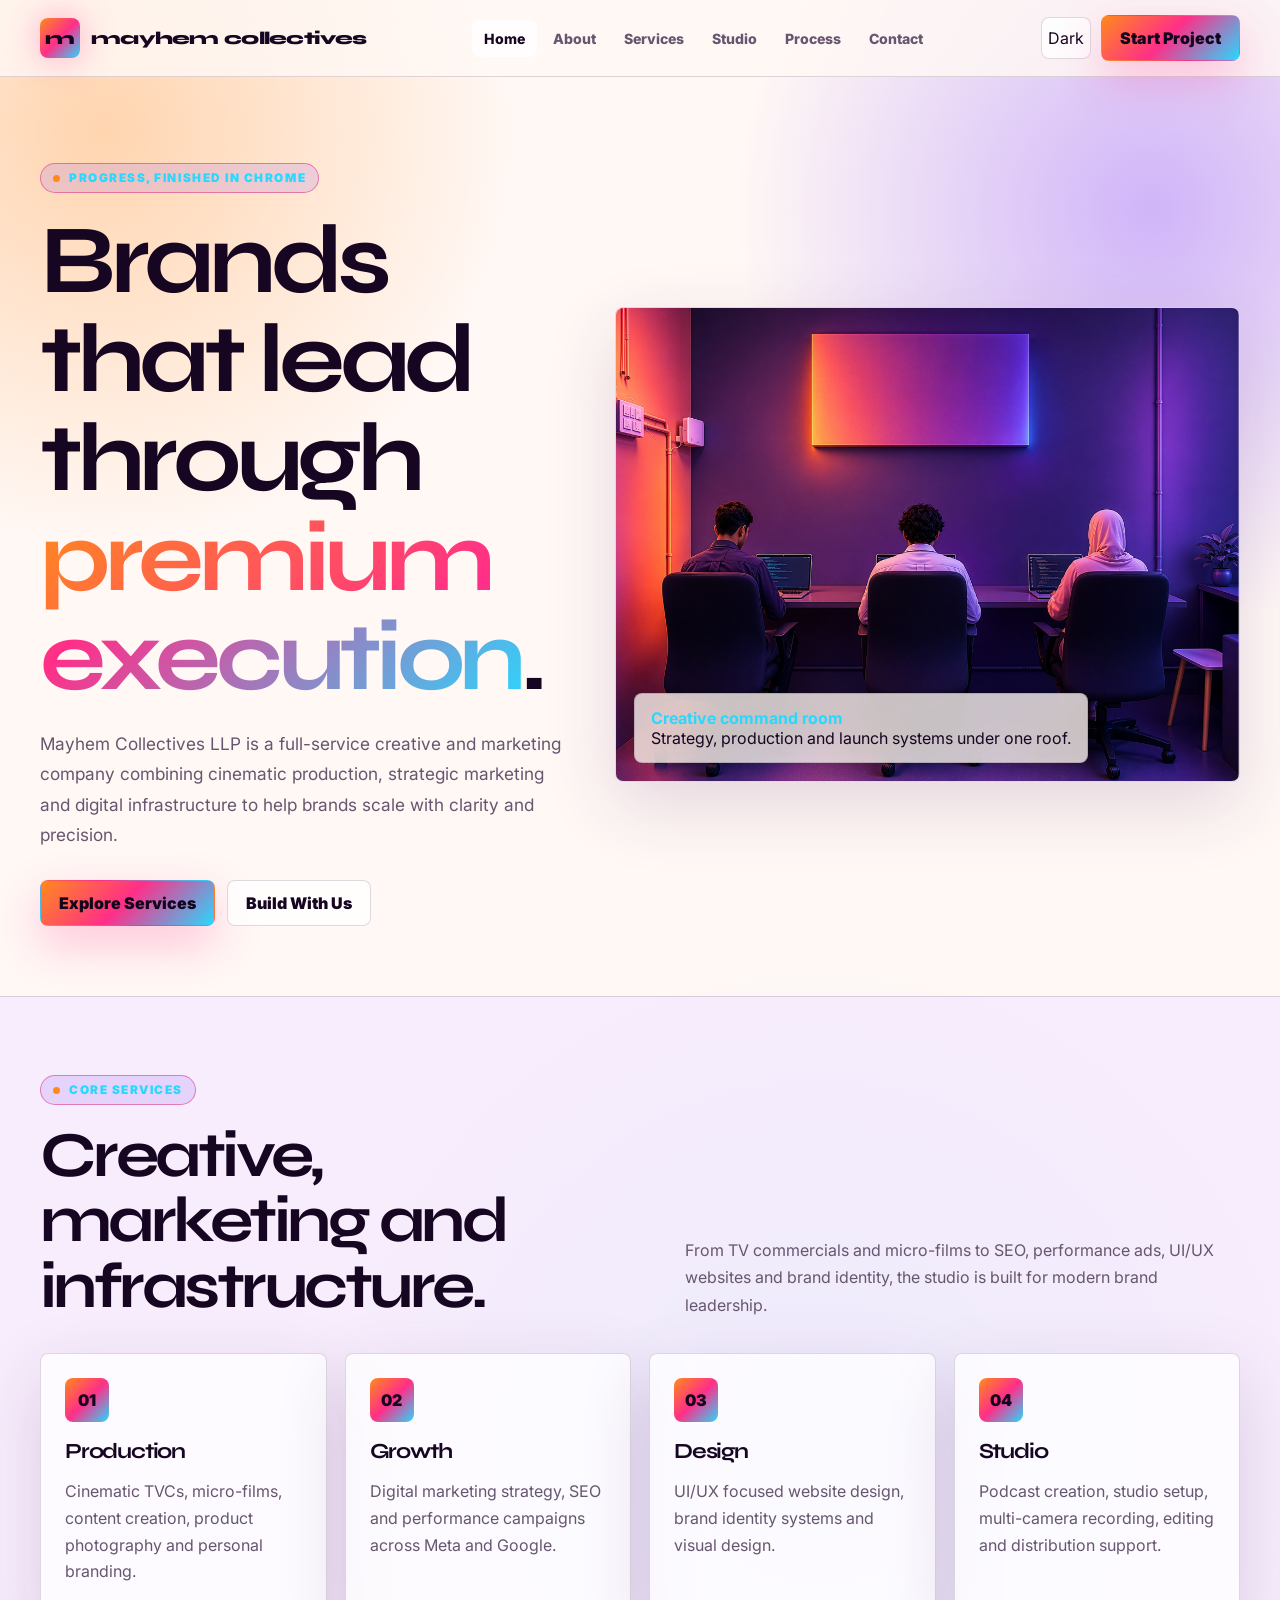
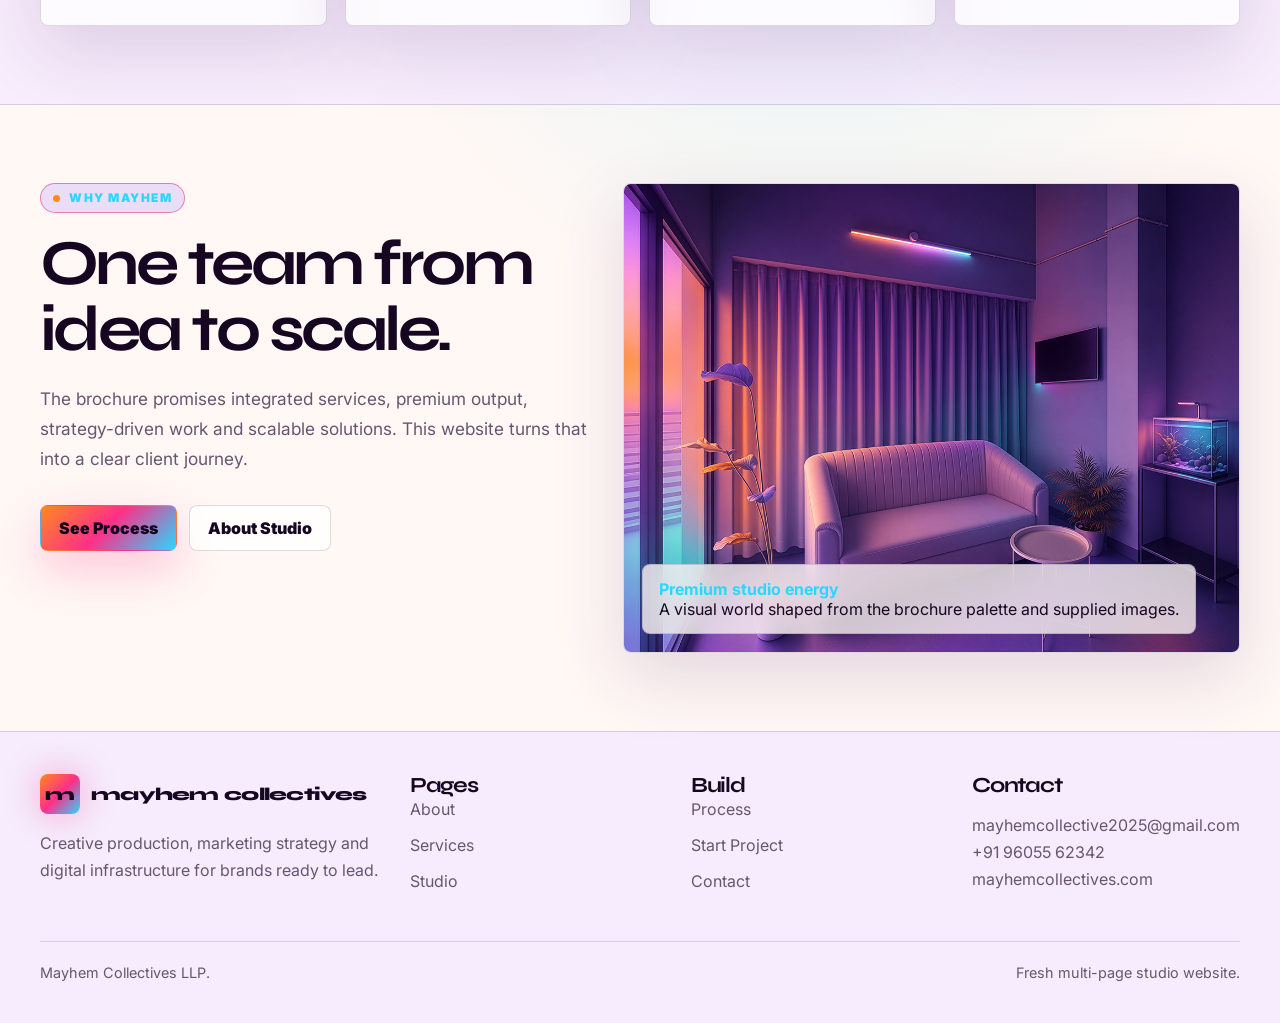
<file: index.html>
<!DOCTYPE html>
<html lang="en">
<head>
  <meta charset="UTF-8">
  <meta name="viewport" content="width=device-width, initial-scale=1.0">
  <title>Mayhem Collectives | Creative Marketing Studio</title>
  <meta name="description" content="Mayhem Collectives is a full-service creative and marketing studio for cinematic production, strategy, websites, podcasts and growth.">
  <link rel="preconnect" href="https://fonts.googleapis.com">
  <link rel="preconnect" href="https://fonts.gstatic.com" crossorigin>
  <link href="https://fonts.googleapis.com/css2?family=Inter:wght@400;600;700;800;900&family=Syne:wght@600;700;800&display=swap" rel="stylesheet">
  <link rel="stylesheet" href="styles.css">
</head>
<body>
  <header class="site-header">
    <div class="topbar">
      <a class="brand" href="index.html"><span class="brand-mark">M</span>mayhem collectives</a>
      <nav class="desktop-nav" aria-label="Primary navigation">
        <a class="nav-link active" href="index.html">Home</a>
        <a class="nav-link" href="about.html">About</a>
        <a class="nav-link" href="services.html">Services</a>
        <a class="nav-link" href="studio.html">Studio</a>
        <a class="nav-link" href="process.html">Process</a>
        <a class="nav-link" href="contact.html">Contact</a>
      </nav>
      <div class="nav-actions">
        <button class="theme-toggle" type="button" data-theme-toggle>Light</button>
        <a class="btn primary start-link" href="contact.html#project-form">Start Project</a>
        <button class="menu-toggle" type="button" data-menu-toggle aria-expanded="false">Menu</button>
      </div>
    </div>
    <nav class="mobile-nav" aria-label="Mobile navigation">
      <a class="nav-link active" href="index.html">Home</a>
      <a class="nav-link" href="about.html">About</a>
      <a class="nav-link" href="services.html">Services</a>
      <a class="nav-link" href="studio.html">Studio</a>
      <a class="nav-link" href="process.html">Process</a>
      <a class="nav-link" href="contact.html">Contact</a>
    </nav>
  </header>

  <main>
    <section class="hero">
      <div class="wrap hero-grid">
        <div>
          <span class="eyebrow">Progress, finished in Chrome</span>
          <h1>Brands that lead through <span class="accent">premium execution</span>.</h1>
          <p class="lead">Mayhem Collectives LLP is a full-service creative and marketing company combining cinematic production, strategic marketing and digital infrastructure to help brands scale with clarity and precision.</p>
          <div class="hero-actions">
            <a class="btn primary" href="services.html">Explore Services</a>
            <a class="btn" href="contact.html#project-form">Build With Us</a>
          </div>
        </div>
        <div class="media-card">
          <img src="assets/team-studio.png" alt="Mayhem Collectives creative team working in a neon-lit studio">
          <div class="media-label"><strong>Creative command room</strong><span>Strategy, production and launch systems under one roof.</span></div>
        </div>
      </div>
    </section>

    <section class="section soft">
      <div class="wrap">
        <div class="section-head">
          <div><span class="eyebrow">Core services</span><h2>Creative, marketing and infrastructure.</h2></div>
          <p>From TV commercials and micro-films to SEO, performance ads, UI/UX websites and brand identity, the studio is built for modern brand leadership.</p>
        </div>
        <div class="grid-4">
          <article class="card"><div class="icon">01</div><h3>Production</h3><p>Cinematic TVCs, micro-films, content creation, product photography and personal branding.</p></article>
          <article class="card"><div class="icon">02</div><h3>Growth</h3><p>Digital marketing strategy, SEO and performance campaigns across Meta and Google.</p></article>
          <article class="card"><div class="icon">03</div><h3>Design</h3><p>UI/UX focused website design, brand identity systems and visual design.</p></article>
          <article class="card"><div class="icon">04</div><h3>Studio</h3><p>Podcast creation, studio setup, multi-camera recording, editing and distribution support.</p></article>
        </div>
      </div>
    </section>

    <section class="section">
      <div class="wrap split">
        <div>
          <span class="eyebrow">Why Mayhem</span>
          <h2>One team from idea to scale.</h2>
          <p class="lead">The brochure promises integrated services, premium output, strategy-driven work and scalable solutions. This website turns that into a clear client journey.</p>
          <div class="actions"><a class="btn primary" href="process.html">See Process</a><a class="btn" href="about.html">About Studio</a></div>
        </div>
        <div class="media-card"><img src="assets/lounge-studio.png" alt="Mayhem Collectives neon lounge studio"><div class="media-label"><strong>Premium studio energy</strong><span>A visual world shaped from the brochure palette and supplied images.</span></div></div>
      </div>
    </section>
  </main>

  <footer class="site-footer">
    <div class="wrap footer-grid">
      <div><a class="brand" href="index.html"><span class="brand-mark">M</span>mayhem collectives</a><p>Creative production, marketing strategy and digital infrastructure for brands ready to lead.</p></div>
      <div><h3>Pages</h3><div class="footer-links"><a class="footer-link" href="about.html">About</a><a class="footer-link" href="services.html">Services</a><a class="footer-link" href="studio.html">Studio</a></div></div>
      <div><h3>Build</h3><div class="footer-links"><a class="footer-link" href="process.html">Process</a><a class="footer-link" href="contact.html#project-form">Start Project</a><a class="footer-link" href="contact.html">Contact</a></div></div>
      <div><h3>Contact</h3><p>mayhemcollective2025@gmail.com<br>+91 96055 62342<br>mayhemcollectives.com</p></div>
    </div>
    <div class="wrap footer-bottom"><span>Mayhem Collectives LLP.</span><span>Fresh multi-page studio website.</span></div>
  </footer>
  <script src="script.js"></script>
</body>
</html>
</file>
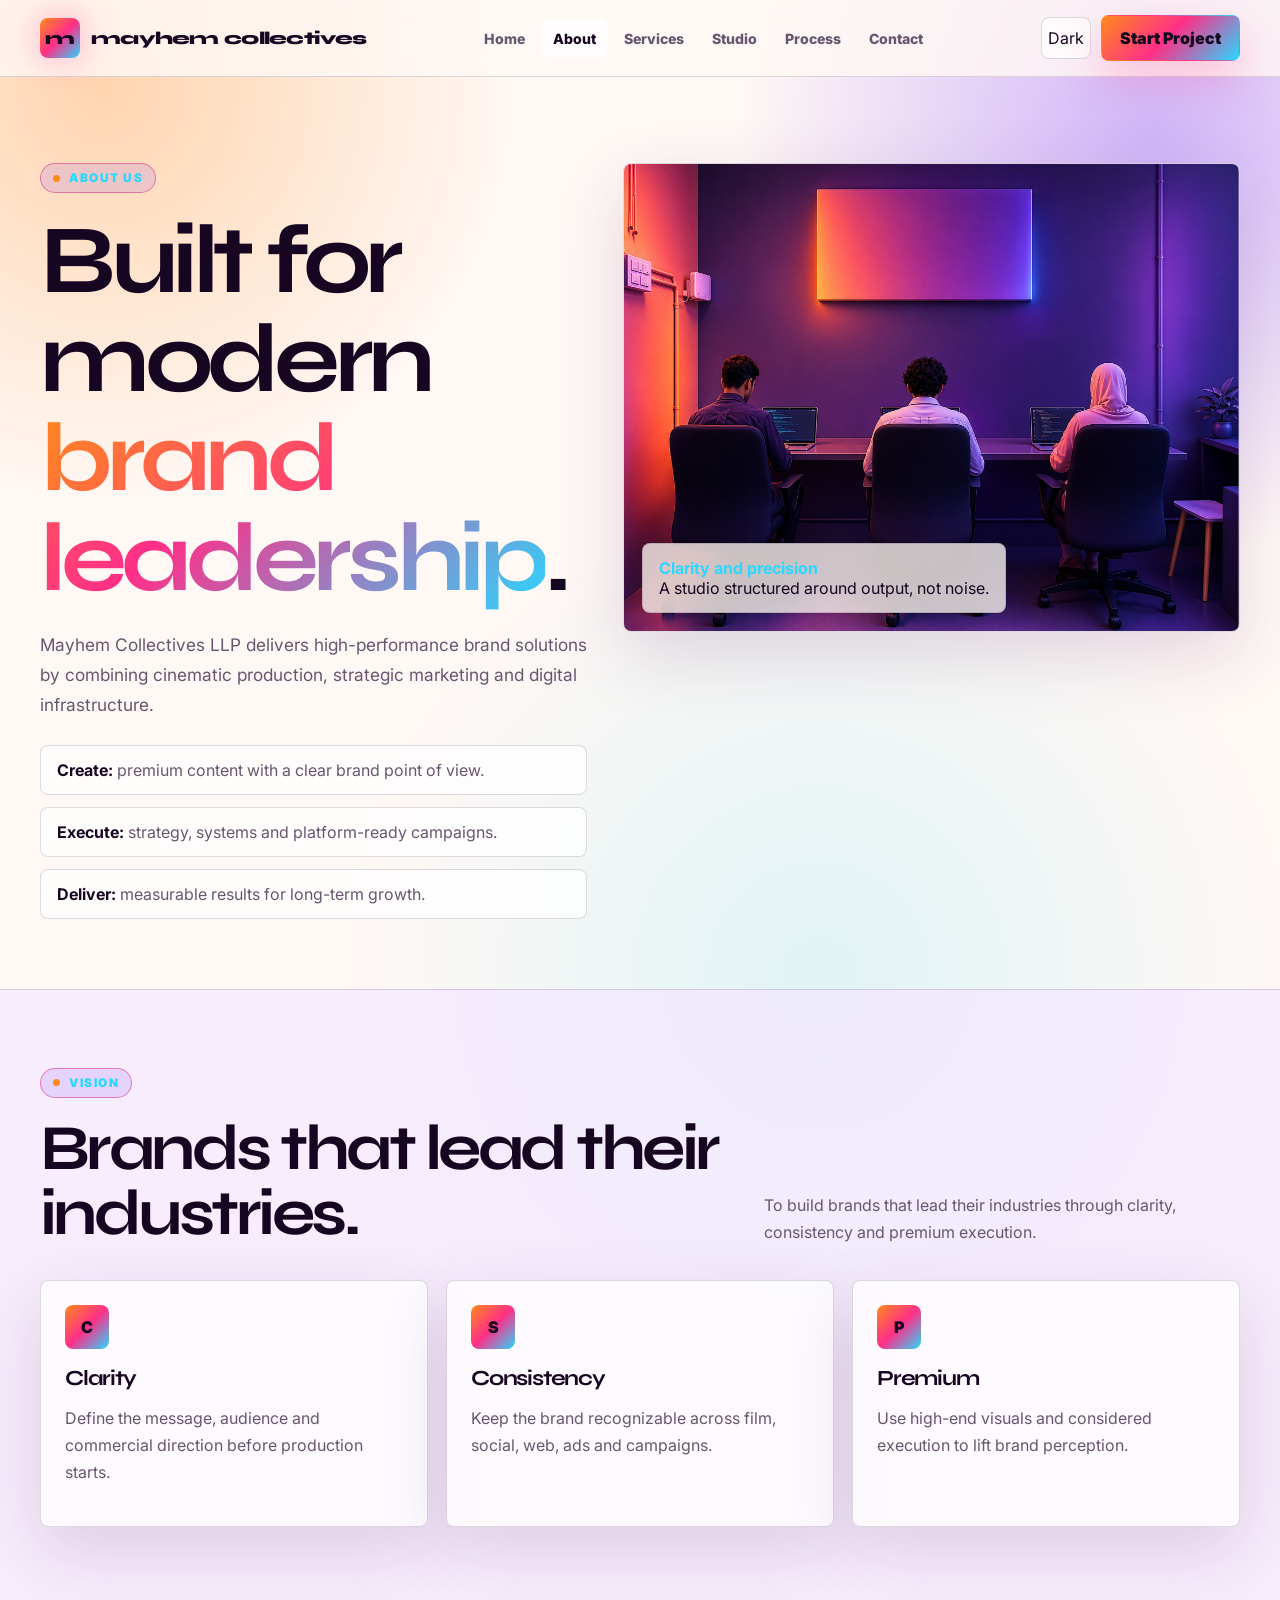
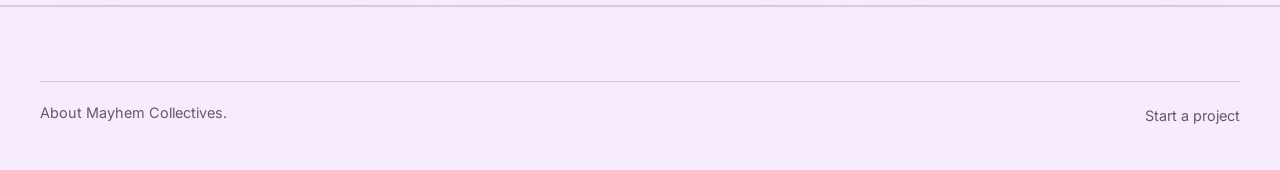
<file: about.html>
<!DOCTYPE html>
<html lang="en">
<head>
  <meta charset="UTF-8">
  <meta name="viewport" content="width=device-width, initial-scale=1.0">
  <title>About | Mayhem Collectives</title>
  <meta name="description" content="About Mayhem Collectives, a full-service creative and marketing company built for modern brand leadership.">
  <link rel="preconnect" href="https://fonts.googleapis.com">
  <link rel="preconnect" href="https://fonts.gstatic.com" crossorigin>
  <link href="https://fonts.googleapis.com/css2?family=Inter:wght@400;600;700;800;900&family=Syne:wght@600;700;800&display=swap" rel="stylesheet">
  <link rel="stylesheet" href="styles.css">
</head>
<body>
  <header class="site-header"><div class="topbar"><a class="brand" href="index.html"><span class="brand-mark">M</span>mayhem collectives</a><nav class="desktop-nav"><a class="nav-link" href="index.html">Home</a><a class="nav-link active" href="about.html">About</a><a class="nav-link" href="services.html">Services</a><a class="nav-link" href="studio.html">Studio</a><a class="nav-link" href="process.html">Process</a><a class="nav-link" href="contact.html">Contact</a></nav><div class="nav-actions"><button class="theme-toggle" type="button" data-theme-toggle>Light</button><a class="btn primary start-link" href="contact.html#project-form">Start Project</a><button class="menu-toggle" type="button" data-menu-toggle>Menu</button></div></div><nav class="mobile-nav"><a class="nav-link" href="index.html">Home</a><a class="nav-link active" href="about.html">About</a><a class="nav-link" href="services.html">Services</a><a class="nav-link" href="studio.html">Studio</a><a class="nav-link" href="process.html">Process</a><a class="nav-link" href="contact.html">Contact</a></nav></header>
  <main>
    <section class="hero"><div class="wrap split"><div><span class="eyebrow">About us</span><h1>Built for modern <span class="accent">brand leadership</span>.</h1><p class="lead">Mayhem Collectives LLP delivers high-performance brand solutions by combining cinematic production, strategic marketing and digital infrastructure.</p><ul class="feature-list"><li><strong>Create:</strong> premium content with a clear brand point of view.</li><li><strong>Execute:</strong> strategy, systems and platform-ready campaigns.</li><li><strong>Deliver:</strong> measurable results for long-term growth.</li></ul></div><div class="media-card"><img src="assets/team-studio.png" alt="Team working inside Mayhem Collectives studio"><div class="media-label"><strong>Clarity and precision</strong><span>A studio structured around output, not noise.</span></div></div></div></section>
    <section class="section soft"><div class="wrap"><div class="section-head"><div><span class="eyebrow">Vision</span><h2>Brands that lead their industries.</h2></div><p>To build brands that lead their industries through clarity, consistency and premium execution.</p></div><div class="grid-3"><article class="card"><div class="icon">C</div><h3>Clarity</h3><p>Define the message, audience and commercial direction before production starts.</p></article><article class="card"><div class="icon">S</div><h3>Consistency</h3><p>Keep the brand recognizable across film, social, web, ads and campaigns.</p></article><article class="card"><div class="icon">P</div><h3>Premium</h3><p>Use high-end visuals and considered execution to lift brand perception.</p></article></div></div></section>
  </main>
  <footer class="site-footer"><div class="wrap footer-bottom"><span>About Mayhem Collectives.</span><a class="footer-link" href="contact.html#project-form">Start a project</a></div></footer>
  <script src="script.js"></script>
</body>
</html>
</file>
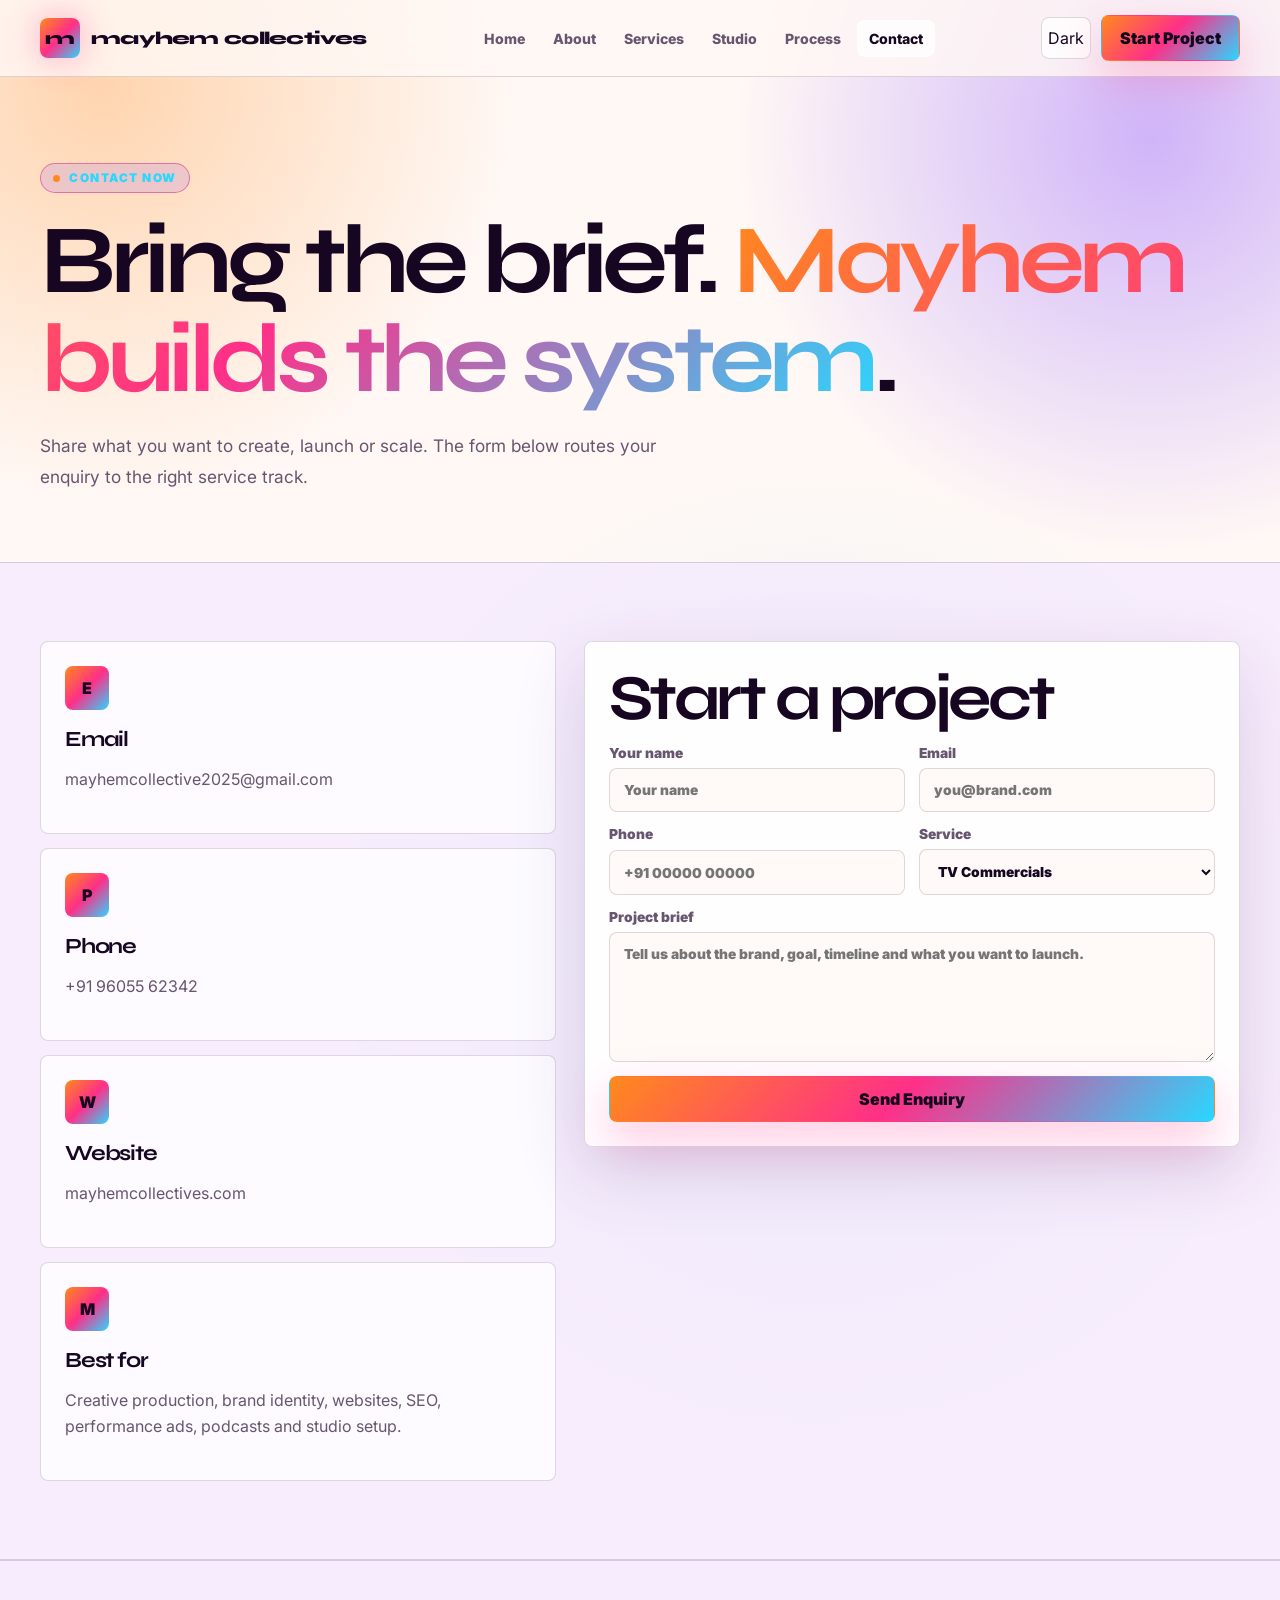
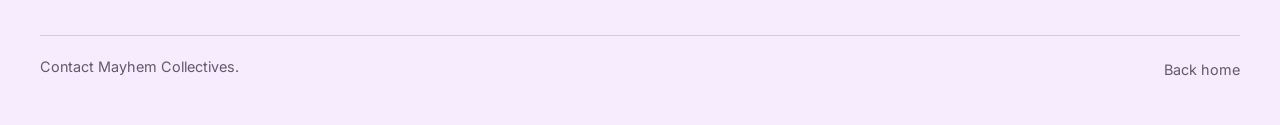
<file: contact.html>
<!DOCTYPE html>
<html lang="en">
<head>
  <meta charset="UTF-8">
  <meta name="viewport" content="width=device-width, initial-scale=1.0">
  <title>Contact | Mayhem Collectives</title>
  <meta name="description" content="Contact Mayhem Collectives to start a creative, marketing, website or studio project.">
  <link rel="preconnect" href="https://fonts.googleapis.com">
  <link rel="preconnect" href="https://fonts.gstatic.com" crossorigin>
  <link href="https://fonts.googleapis.com/css2?family=Inter:wght@400;600;700;800;900&family=Syne:wght@600;700;800&display=swap" rel="stylesheet">
  <link rel="stylesheet" href="styles.css">
</head>
<body>
  <header class="site-header"><div class="topbar"><a class="brand" href="index.html"><span class="brand-mark">M</span>mayhem collectives</a><nav class="desktop-nav"><a class="nav-link" href="index.html">Home</a><a class="nav-link" href="about.html">About</a><a class="nav-link" href="services.html">Services</a><a class="nav-link" href="studio.html">Studio</a><a class="nav-link" href="process.html">Process</a><a class="nav-link active" href="contact.html">Contact</a></nav><div class="nav-actions"><button class="theme-toggle" type="button" data-theme-toggle>Light</button><a class="btn primary start-link" href="#project-form">Start Project</a><button class="menu-toggle" type="button" data-menu-toggle>Menu</button></div></div><nav class="mobile-nav"><a class="nav-link" href="index.html">Home</a><a class="nav-link" href="about.html">About</a><a class="nav-link" href="services.html">Services</a><a class="nav-link" href="studio.html">Studio</a><a class="nav-link" href="process.html">Process</a><a class="nav-link active" href="contact.html">Contact</a></nav></header>
  <main>
    <section class="hero"><div class="wrap"><span class="eyebrow">Contact now</span><h1>Bring the brief. <span class="accent">Mayhem builds the system</span>.</h1><p class="lead">Share what you want to create, launch or scale. The form below routes your enquiry to the right service track.</p></div></section>
    <section class="section soft"><div class="wrap contact-grid">
      <div class="contact-stack">
        <article class="contact-card"><div class="icon">E</div><h3>Email</h3><p><a href="mailto:mayhemcollective2025@gmail.com">mayhemcollective2025@gmail.com</a></p></article>
        <article class="contact-card"><div class="icon">P</div><h3>Phone</h3><p><a href="tel:+919605562342">+91 96055 62342</a></p></article>
        <article class="contact-card"><div class="icon">W</div><h3>Website</h3><p>mayhemcollectives.com</p></article>
        <article class="contact-card"><div class="icon">M</div><h3>Best for</h3><p>Creative production, brand identity, websites, SEO, performance ads, podcasts and studio setup.</p></article>
      </div>
      <form class="form" id="project-form">
        <h2>Start a project</h2>
        <div class="form-row">
          <label>Your name<input name="name" type="text" placeholder="Your name" required></label>
          <label>Email<input name="email" type="email" placeholder="you@brand.com" required></label>
        </div>
        <div class="form-row">
          <label>Phone<input name="phone" type="tel" placeholder="+91 00000 00000"></label>
          <label>Service<select id="service" name="service"><option>TV Commercials</option><option>Micro-Film Production</option><option>Content Creation</option><option>Product Photography</option><option>Personal Branding</option><option>Website Design</option><option>Brand Identity</option><option>Search Engine Optimization</option><option>Performance Marketing</option><option>Podcast Production</option><option>Studio Setup</option></select></label>
        </div>
        <label>Project brief<textarea name="message" placeholder="Tell us about the brand, goal, timeline and what you want to launch."></textarea></label>
        <button class="btn primary" type="submit">Send Enquiry</button>
      </form>
    </div></section>
  </main>
  <div class="toast" id="toast" role="status" aria-live="polite"></div>
  <footer class="site-footer"><div class="wrap footer-bottom"><span>Contact Mayhem Collectives.</span><a class="footer-link" href="index.html">Back home</a></div></footer>
  <script src="script.js"></script>
</body>
</html>
</file>
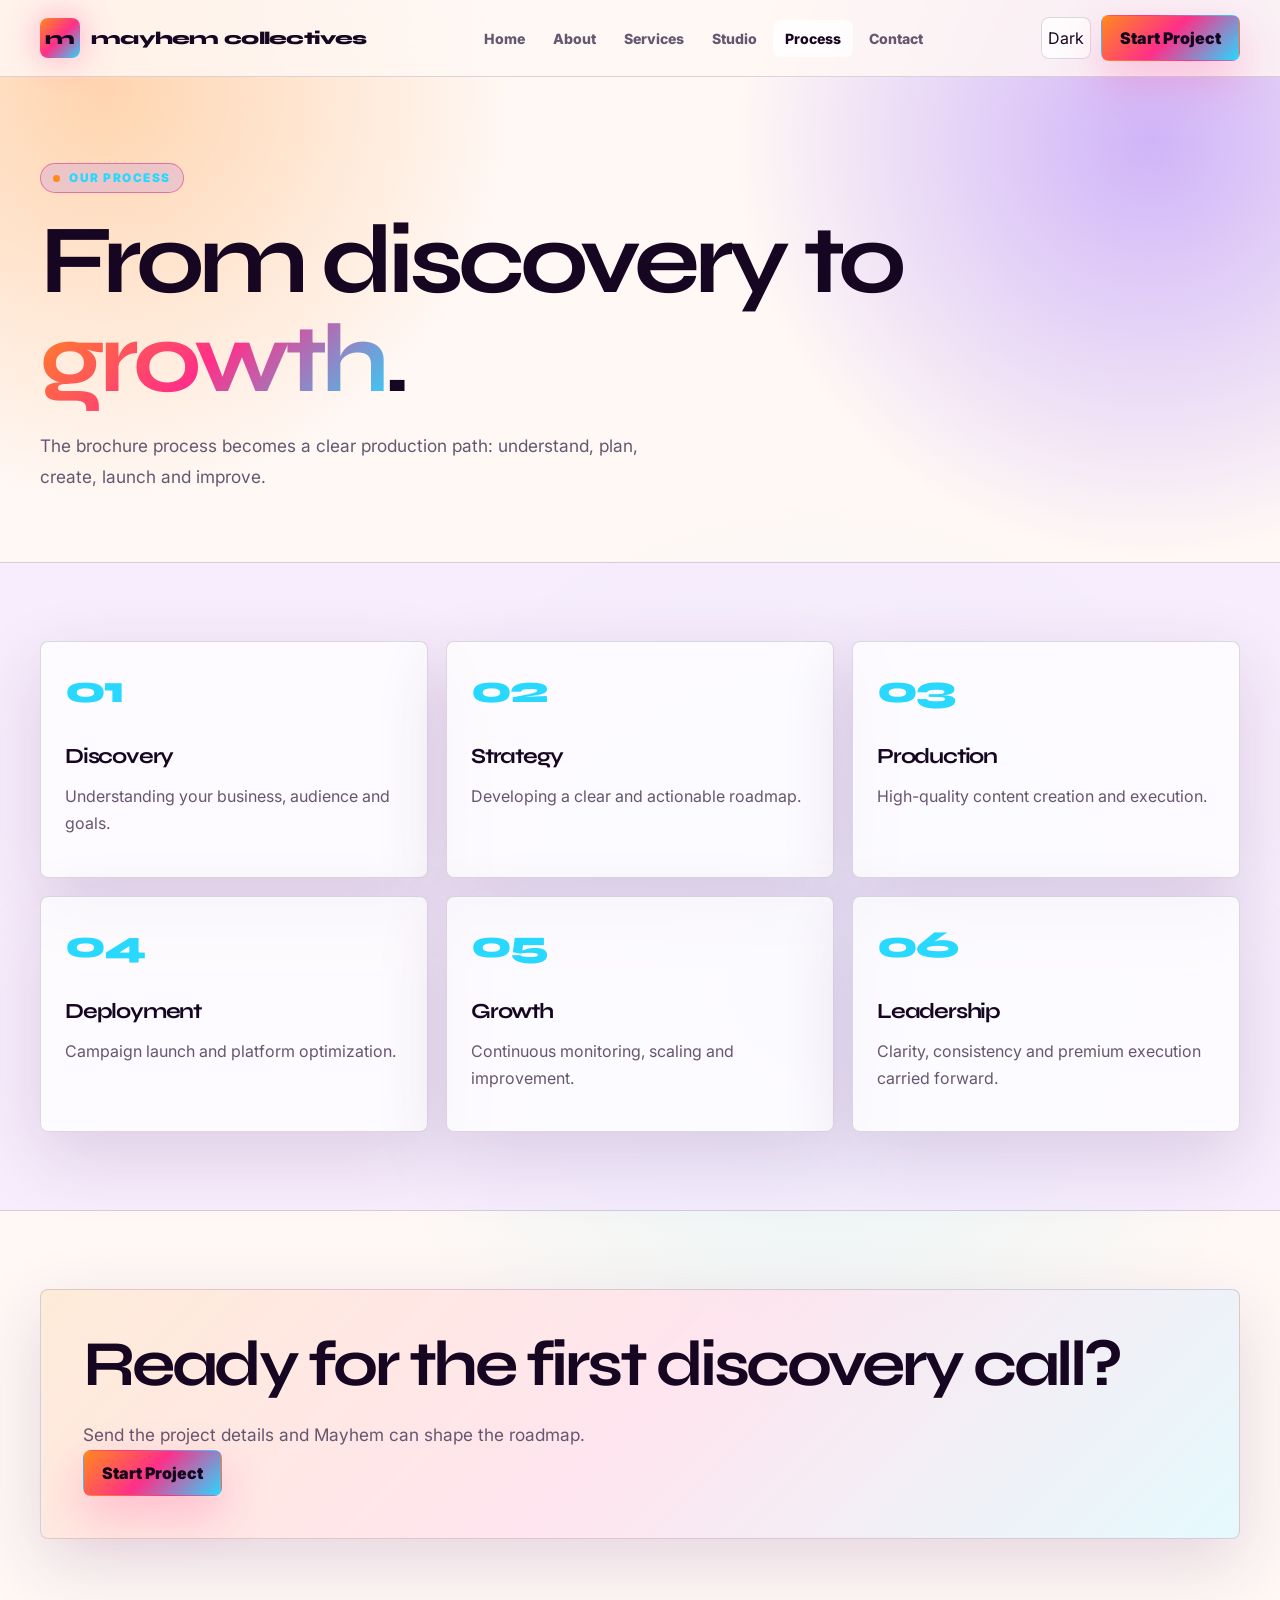
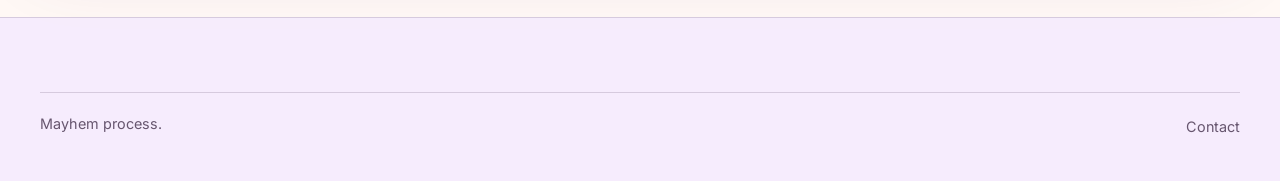
<file: process.html>
<!DOCTYPE html>
<html lang="en">
<head>
  <meta charset="UTF-8">
  <meta name="viewport" content="width=device-width, initial-scale=1.0">
  <title>Process | Mayhem Collectives</title>
  <meta name="description" content="The Mayhem Collectives process: discovery, strategy, production, deployment and growth.">
  <link rel="preconnect" href="https://fonts.googleapis.com">
  <link rel="preconnect" href="https://fonts.gstatic.com" crossorigin>
  <link href="https://fonts.googleapis.com/css2?family=Inter:wght@400;600;700;800;900&family=Syne:wght@600;700;800&display=swap" rel="stylesheet">
  <link rel="stylesheet" href="styles.css">
</head>
<body>
  <header class="site-header"><div class="topbar"><a class="brand" href="index.html"><span class="brand-mark">M</span>mayhem collectives</a><nav class="desktop-nav"><a class="nav-link" href="index.html">Home</a><a class="nav-link" href="about.html">About</a><a class="nav-link" href="services.html">Services</a><a class="nav-link" href="studio.html">Studio</a><a class="nav-link active" href="process.html">Process</a><a class="nav-link" href="contact.html">Contact</a></nav><div class="nav-actions"><button class="theme-toggle" type="button" data-theme-toggle>Light</button><a class="btn primary start-link" href="contact.html#project-form">Start Project</a><button class="menu-toggle" type="button" data-menu-toggle>Menu</button></div></div><nav class="mobile-nav"><a class="nav-link" href="index.html">Home</a><a class="nav-link" href="about.html">About</a><a class="nav-link" href="services.html">Services</a><a class="nav-link" href="studio.html">Studio</a><a class="nav-link active" href="process.html">Process</a><a class="nav-link" href="contact.html">Contact</a></nav></header>
  <main>
    <section class="hero"><div class="wrap"><span class="eyebrow">Our process</span><h1>From discovery to <span class="accent">growth</span>.</h1><p class="lead">The brochure process becomes a clear production path: understand, plan, create, launch and improve.</p></div></section>
    <section class="section soft"><div class="wrap grid-3"><article class="process-step"><div class="step-num">01</div><h3>Discovery</h3><p>Understanding your business, audience and goals.</p></article><article class="process-step"><div class="step-num">02</div><h3>Strategy</h3><p>Developing a clear and actionable roadmap.</p></article><article class="process-step"><div class="step-num">03</div><h3>Production</h3><p>High-quality content creation and execution.</p></article><article class="process-step"><div class="step-num">04</div><h3>Deployment</h3><p>Campaign launch and platform optimization.</p></article><article class="process-step"><div class="step-num">05</div><h3>Growth</h3><p>Continuous monitoring, scaling and improvement.</p></article><article class="process-step"><div class="step-num">06</div><h3>Leadership</h3><p>Clarity, consistency and premium execution carried forward.</p></article></div></section>
    <section class="section"><div class="wrap banner"><h2>Ready for the first discovery call?</h2><p class="lead">Send the project details and Mayhem can shape the roadmap.</p><a class="btn primary" href="contact.html#project-form">Start Project</a></div></section>
  </main>
  <footer class="site-footer"><div class="wrap footer-bottom"><span>Mayhem process.</span><a class="footer-link" href="contact.html">Contact</a></div></footer>
  <script src="script.js"></script>
</body>
</html>
</file>
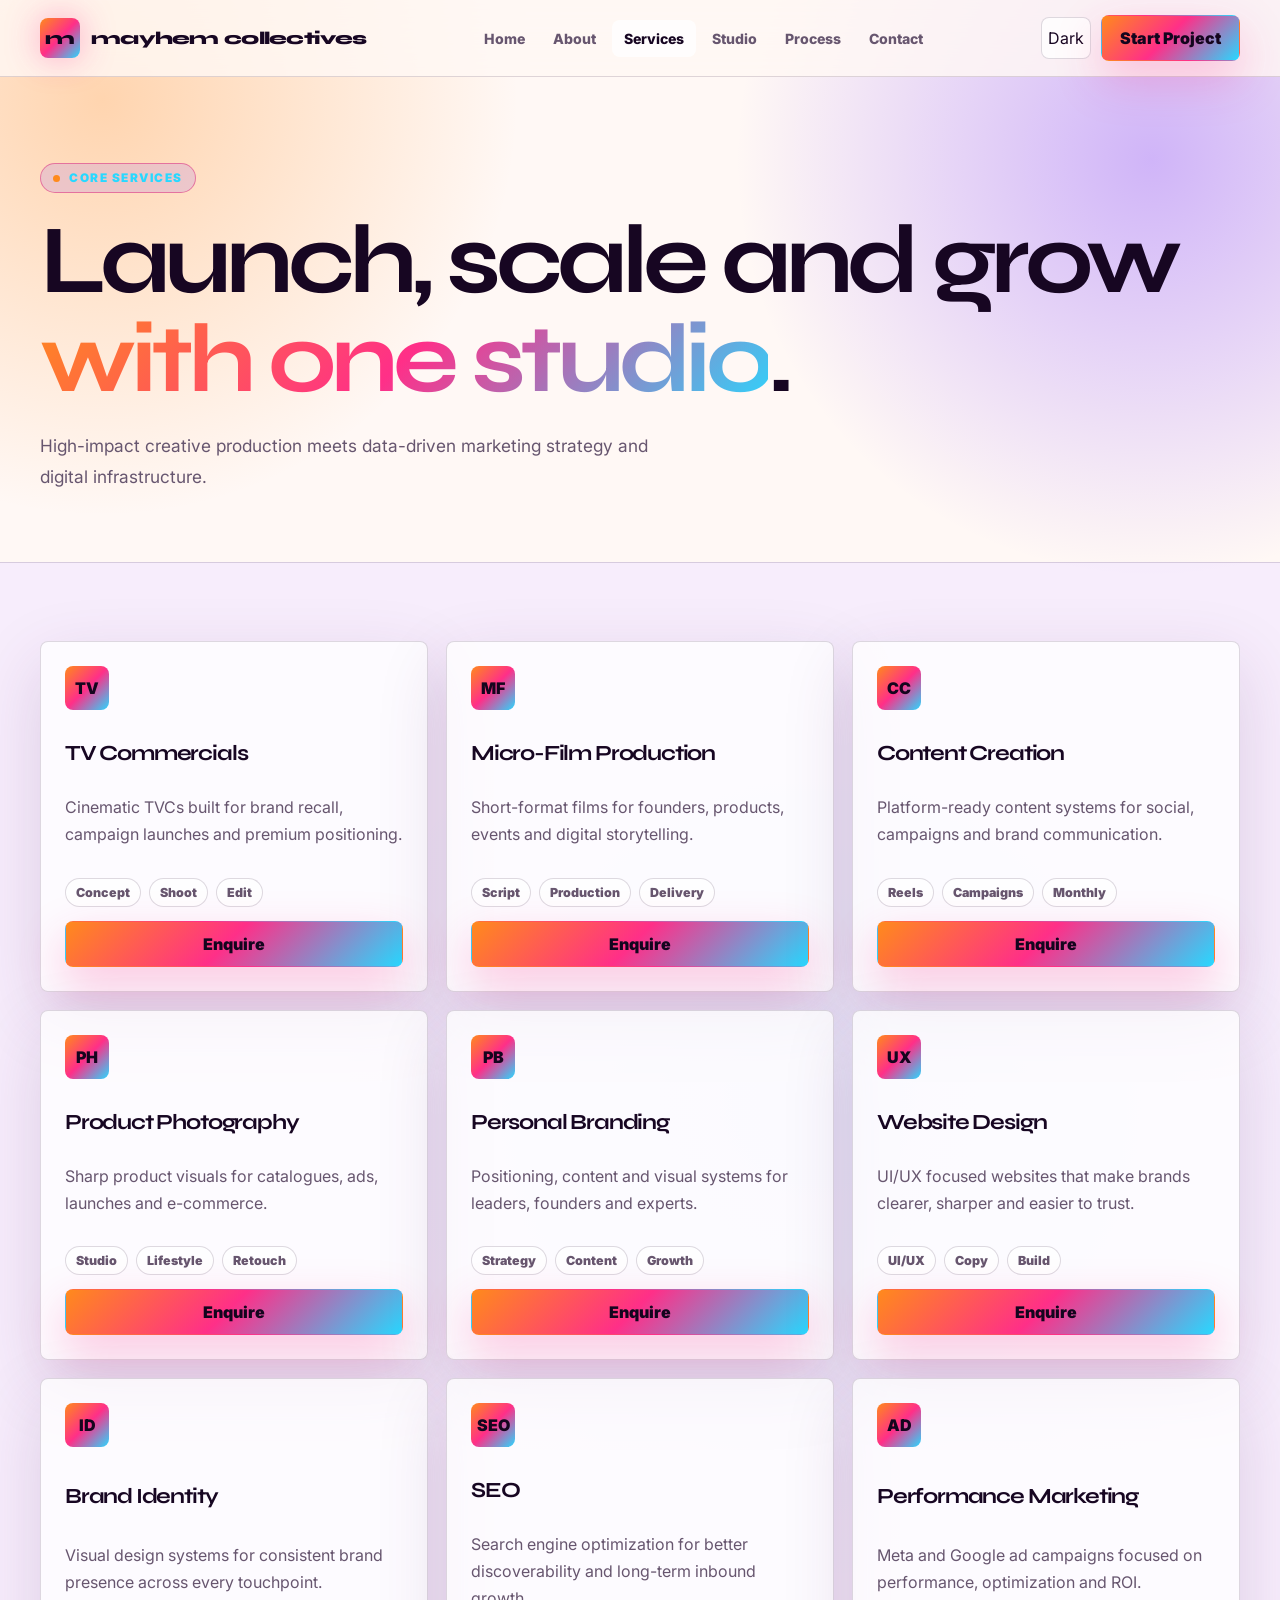
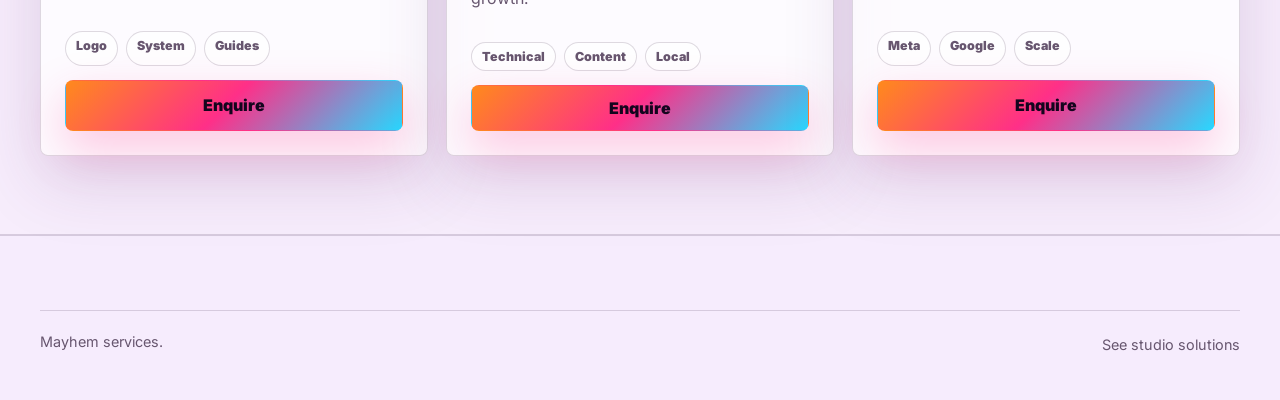
<file: services.html>
<!DOCTYPE html>
<html lang="en">
<head>
  <meta charset="UTF-8">
  <meta name="viewport" content="width=device-width, initial-scale=1.0">
  <title>Services | Mayhem Collectives</title>
  <meta name="description" content="Mayhem Collectives services include TVCs, micro-film production, content creation, product photography, personal branding, SEO, ads, UI/UX websites and brand identity.">
  <link rel="preconnect" href="https://fonts.googleapis.com">
  <link rel="preconnect" href="https://fonts.gstatic.com" crossorigin>
  <link href="https://fonts.googleapis.com/css2?family=Inter:wght@400;600;700;800;900&family=Syne:wght@600;700;800&display=swap" rel="stylesheet">
  <link rel="stylesheet" href="styles.css">
</head>
<body>
  <header class="site-header"><div class="topbar"><a class="brand" href="index.html"><span class="brand-mark">M</span>mayhem collectives</a><nav class="desktop-nav"><a class="nav-link" href="index.html">Home</a><a class="nav-link" href="about.html">About</a><a class="nav-link active" href="services.html">Services</a><a class="nav-link" href="studio.html">Studio</a><a class="nav-link" href="process.html">Process</a><a class="nav-link" href="contact.html">Contact</a></nav><div class="nav-actions"><button class="theme-toggle" type="button" data-theme-toggle>Light</button><a class="btn primary start-link" href="contact.html#project-form">Start Project</a><button class="menu-toggle" type="button" data-menu-toggle>Menu</button></div></div><nav class="mobile-nav"><a class="nav-link" href="index.html">Home</a><a class="nav-link" href="about.html">About</a><a class="nav-link active" href="services.html">Services</a><a class="nav-link" href="studio.html">Studio</a><a class="nav-link" href="process.html">Process</a><a class="nav-link" href="contact.html">Contact</a></nav></header>
  <main>
    <section class="hero"><div class="wrap"><span class="eyebrow">Core services</span><h1>Launch, scale and grow <span class="accent">with one studio</span>.</h1><p class="lead">High-impact creative production meets data-driven marketing strategy and digital infrastructure.</p></div></section>
    <section class="section soft"><div class="wrap grid-3">
      <article class="service-card"><div class="icon">TV</div><h3>TV Commercials</h3><p>Cinematic TVCs built for brand recall, campaign launches and premium positioning.</p><div class="pill-row"><span class="pill">Concept</span><span class="pill">Shoot</span><span class="pill">Edit</span></div><a class="btn primary" data-project="TV Commercials" href="contact.html#project-form">Enquire</a></article>
      <article class="service-card"><div class="icon">MF</div><h3>Micro-Film Production</h3><p>Short-format films for founders, products, events and digital storytelling.</p><div class="pill-row"><span class="pill">Script</span><span class="pill">Production</span><span class="pill">Delivery</span></div><a class="btn primary" data-project="Micro-Film Production" href="contact.html#project-form">Enquire</a></article>
      <article class="service-card"><div class="icon">CC</div><h3>Content Creation</h3><p>Platform-ready content systems for social, campaigns and brand communication.</p><div class="pill-row"><span class="pill">Reels</span><span class="pill">Campaigns</span><span class="pill">Monthly</span></div><a class="btn primary" data-project="Content Creation" href="contact.html#project-form">Enquire</a></article>
      <article class="service-card"><div class="icon">PH</div><h3>Product Photography</h3><p>Sharp product visuals for catalogues, ads, launches and e-commerce.</p><div class="pill-row"><span class="pill">Studio</span><span class="pill">Lifestyle</span><span class="pill">Retouch</span></div><a class="btn primary" data-project="Product Photography" href="contact.html#project-form">Enquire</a></article>
      <article class="service-card"><div class="icon">PB</div><h3>Personal Branding</h3><p>Positioning, content and visual systems for leaders, founders and experts.</p><div class="pill-row"><span class="pill">Strategy</span><span class="pill">Content</span><span class="pill">Growth</span></div><a class="btn primary" data-project="Personal Branding" href="contact.html#project-form">Enquire</a></article>
      <article class="service-card"><div class="icon">UX</div><h3>Website Design</h3><p>UI/UX focused websites that make brands clearer, sharper and easier to trust.</p><div class="pill-row"><span class="pill">UI/UX</span><span class="pill">Copy</span><span class="pill">Build</span></div><a class="btn primary" data-project="Website Design" href="contact.html#project-form">Enquire</a></article>
      <article class="service-card"><div class="icon">ID</div><h3>Brand Identity</h3><p>Visual design systems for consistent brand presence across every touchpoint.</p><div class="pill-row"><span class="pill">Logo</span><span class="pill">System</span><span class="pill">Guides</span></div><a class="btn primary" data-project="Brand Identity" href="contact.html#project-form">Enquire</a></article>
      <article class="service-card"><div class="icon">SEO</div><h3>SEO</h3><p>Search engine optimization for better discoverability and long-term inbound growth.</p><div class="pill-row"><span class="pill">Technical</span><span class="pill">Content</span><span class="pill">Local</span></div><a class="btn primary" data-project="Search Engine Optimization" href="contact.html#project-form">Enquire</a></article>
      <article class="service-card"><div class="icon">AD</div><h3>Performance Marketing</h3><p>Meta and Google ad campaigns focused on performance, optimization and ROI.</p><div class="pill-row"><span class="pill">Meta</span><span class="pill">Google</span><span class="pill">Scale</span></div><a class="btn primary" data-project="Performance Marketing" href="contact.html#project-form">Enquire</a></article>
    </div></section>
  </main>
  <footer class="site-footer"><div class="wrap footer-bottom"><span>Mayhem services.</span><a class="footer-link" href="studio.html">See studio solutions</a></div></footer>
  <script src="script.js"></script>
</body>
</html>
</file>
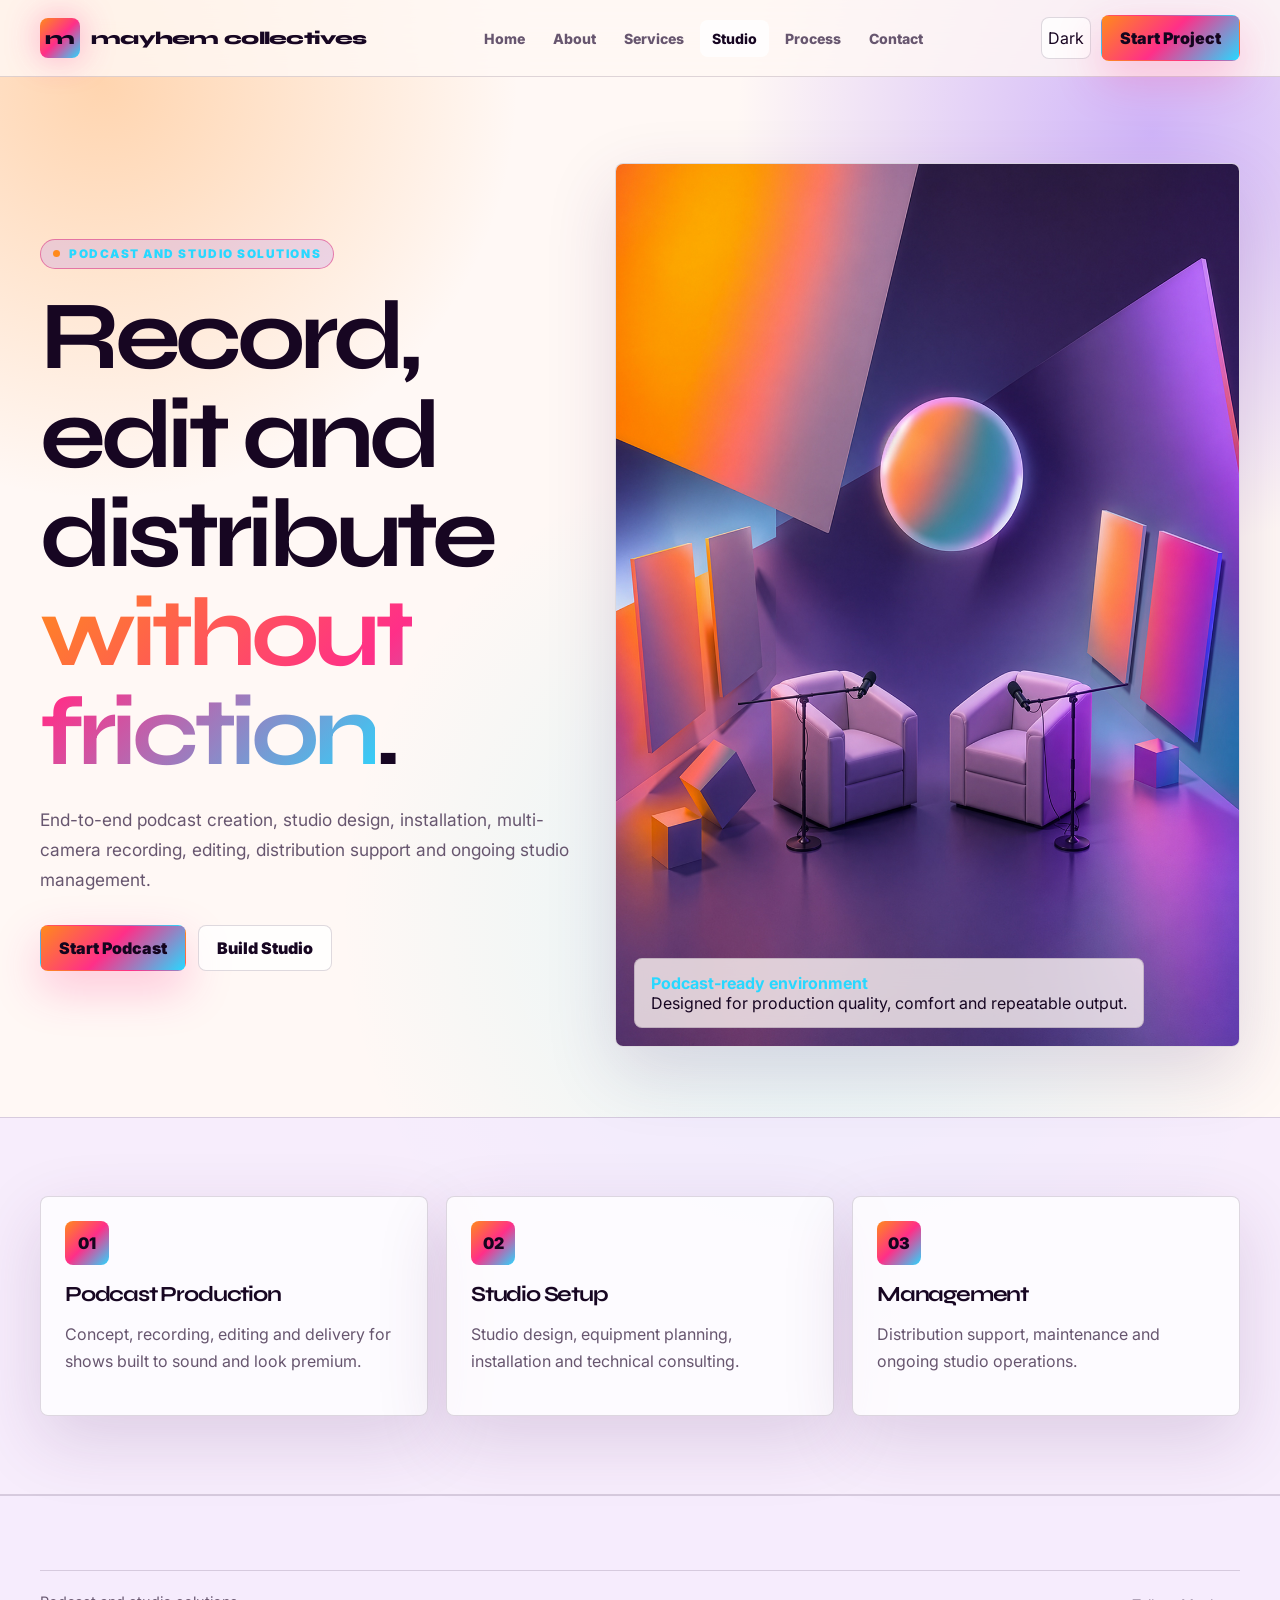
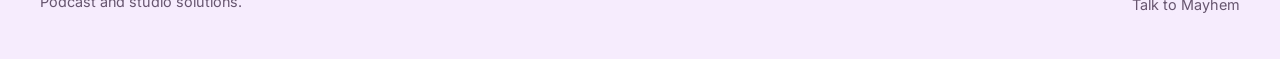
<file: studio.html>
<!DOCTYPE html>
<html lang="en">
<head>
  <meta charset="UTF-8">
  <meta name="viewport" content="width=device-width, initial-scale=1.0">
  <title>Studio | Mayhem Collectives</title>
  <meta name="description" content="Podcast production, studio setup, multi-camera recording, editing, distribution and studio management by Mayhem Collectives.">
  <link rel="preconnect" href="https://fonts.googleapis.com">
  <link rel="preconnect" href="https://fonts.gstatic.com" crossorigin>
  <link href="https://fonts.googleapis.com/css2?family=Inter:wght@400;600;700;800;900&family=Syne:wght@600;700;800&display=swap" rel="stylesheet">
  <link rel="stylesheet" href="styles.css">
</head>
<body>
  <header class="site-header"><div class="topbar"><a class="brand" href="index.html"><span class="brand-mark">M</span>mayhem collectives</a><nav class="desktop-nav"><a class="nav-link" href="index.html">Home</a><a class="nav-link" href="about.html">About</a><a class="nav-link" href="services.html">Services</a><a class="nav-link active" href="studio.html">Studio</a><a class="nav-link" href="process.html">Process</a><a class="nav-link" href="contact.html">Contact</a></nav><div class="nav-actions"><button class="theme-toggle" type="button" data-theme-toggle>Light</button><a class="btn primary start-link" href="contact.html#project-form">Start Project</a><button class="menu-toggle" type="button" data-menu-toggle>Menu</button></div></div><nav class="mobile-nav"><a class="nav-link" href="index.html">Home</a><a class="nav-link" href="about.html">About</a><a class="nav-link" href="services.html">Services</a><a class="nav-link active" href="studio.html">Studio</a><a class="nav-link" href="process.html">Process</a><a class="nav-link" href="contact.html">Contact</a></nav></header>
  <main>
    <section class="hero"><div class="wrap hero-grid"><div><span class="eyebrow">Podcast and studio solutions</span><h1>Record, edit and distribute <span class="accent">without friction</span>.</h1><p class="lead">End-to-end podcast creation, studio design, installation, multi-camera recording, editing, distribution support and ongoing studio management.</p><div class="hero-actions"><a class="btn primary" data-project="Podcast Production" href="contact.html#project-form">Start Podcast</a><a class="btn" data-project="Studio Setup" href="contact.html#project-form">Build Studio</a></div></div><div class="media-card"><img src="assets/podcast-room.png" alt="Neon podcast production room with microphones and chairs"><div class="media-label"><strong>Podcast-ready environment</strong><span>Designed for production quality, comfort and repeatable output.</span></div></div></div></section>
    <section class="section soft"><div class="wrap grid-3"><article class="card"><div class="icon">01</div><h3>Podcast Production</h3><p>Concept, recording, editing and delivery for shows built to sound and look premium.</p></article><article class="card"><div class="icon">02</div><h3>Studio Setup</h3><p>Studio design, equipment planning, installation and technical consulting.</p></article><article class="card"><div class="icon">03</div><h3>Management</h3><p>Distribution support, maintenance and ongoing studio operations.</p></article></div></section>
  </main>
  <footer class="site-footer"><div class="wrap footer-bottom"><span>Podcast and studio solutions.</span><a class="footer-link" href="contact.html#project-form">Talk to Mayhem</a></div></footer>
  <script src="script.js"></script>
</body>
</html>
</file>
<file: styles.css>
:root {
  color-scheme: dark;
  --ink: #070314;
  --deep: #13082b;
  --panel: rgba(255, 255, 255, 0.075);
  --panel-2: rgba(255, 255, 255, 0.12);
  --text: #fff8ff;
  --muted: #c9b8dc;
  --line: rgba(255, 255, 255, 0.16);
  --violet: #7c3dff;
  --pink: #ff2f88;
  --orange: #ff8a1c;
  --cyan: #28d8ff;
  --lime: #7dffca;
  --shadow: 0 30px 90px rgba(0, 0, 0, 0.42);
  --radius: 8px;
  --font: Inter, ui-sans-serif, system-ui, -apple-system, BlinkMacSystemFont, "Segoe UI", sans-serif;
  --display: Syne, Inter, ui-sans-serif, system-ui, sans-serif;
}

[data-theme="light"] {
  color-scheme: light;
  --ink: #fff8f5;
  --deep: #f4e9ff;
  --panel: rgba(255, 255, 255, 0.76);
  --panel-2: rgba(255, 255, 255, 0.95);
  --text: #170622;
  --muted: #67566f;
  --line: rgba(36, 12, 50, 0.15);
  --shadow: 0 24px 70px rgba(88, 39, 105, 0.16);
}

* {
  box-sizing: border-box;
}

html {
  scroll-behavior: smooth;
}

body {
  margin: 0;
  min-height: 100vh;
  font-family: var(--font);
  color: var(--text);
  background:
    radial-gradient(circle at 8% 5%, rgba(255, 138, 28, 0.32), transparent 26rem),
    radial-gradient(circle at 90% 8%, rgba(124, 61, 255, 0.36), transparent 26rem),
    radial-gradient(circle at 64% 55%, rgba(40, 216, 255, 0.14), transparent 30rem),
    var(--ink);
}

body.menu-open {
  overflow: hidden;
}

a {
  color: inherit;
  text-decoration: none;
}

img {
  display: block;
  max-width: 100%;
}

button,
input,
select,
textarea {
  font: inherit;
}

.site-header {
  position: sticky;
  top: 0;
  z-index: 50;
  border-bottom: 1px solid var(--line);
  background: color-mix(in srgb, var(--ink) 82%, transparent);
  backdrop-filter: blur(20px);
}

.topbar {
  width: min(1200px, calc(100% - 32px));
  min-height: 76px;
  margin: 0 auto;
  display: flex;
  align-items: center;
  justify-content: space-between;
  gap: 18px;
}

.brand {
  display: inline-flex;
  align-items: center;
  gap: 11px;
  font-family: var(--display);
  font-size: 1.12rem;
  font-weight: 900;
  letter-spacing: -0.04em;
  text-transform: lowercase;
  white-space: nowrap;
}

.brand-mark {
  width: 40px;
  height: 40px;
  display: grid;
  place-items: center;
  border-radius: var(--radius);
  color: #12051f;
  background: linear-gradient(135deg, var(--orange), var(--pink), var(--cyan));
  box-shadow: 0 0 34px rgba(255, 47, 136, 0.38);
}

.desktop-nav {
  display: flex;
  align-items: center;
  gap: 4px;
}

.nav-link {
  padding: 10px 12px;
  border-radius: var(--radius);
  color: var(--muted);
  font-size: 0.88rem;
  font-weight: 800;
}

.nav-link:hover,
.nav-link.active {
  color: var(--text);
  background: var(--panel);
}

.nav-actions {
  display: flex;
  align-items: center;
  gap: 10px;
}

.theme-toggle,
.menu-toggle {
  min-width: 42px;
  min-height: 42px;
  border: 1px solid var(--line);
  border-radius: var(--radius);
  color: var(--text);
  background: var(--panel);
  cursor: pointer;
}

.menu-toggle {
  display: none;
}

.btn {
  min-height: 42px;
  display: inline-flex;
  align-items: center;
  justify-content: center;
  gap: 8px;
  padding: 12px 18px;
  border: 1px solid var(--line);
  border-radius: var(--radius);
  color: var(--text);
  background: var(--panel);
  font-weight: 900;
  cursor: pointer;
}

.btn.primary {
  border-color: transparent;
  color: #14051e;
  background: linear-gradient(135deg, var(--orange), var(--pink) 48%, var(--cyan));
  box-shadow: 0 18px 46px rgba(255, 47, 136, 0.26);
}

.btn:hover {
  transform: translateY(-1px);
}

.mobile-nav {
  display: none;
}

.wrap {
  width: min(1200px, calc(100% - 32px));
  margin: 0 auto;
}

.hero {
  padding: 86px 0 70px;
}

.hero-grid {
  display: grid;
  grid-template-columns: minmax(0, 0.92fr) minmax(340px, 1.08fr);
  gap: 42px;
  align-items: center;
}

.eyebrow {
  display: inline-flex;
  align-items: center;
  gap: 9px;
  margin-bottom: 18px;
  padding: 7px 12px;
  border: 1px solid color-mix(in srgb, var(--pink) 45%, var(--line));
  border-radius: 999px;
  color: var(--cyan);
  background: color-mix(in srgb, var(--violet) 14%, transparent);
  font-size: 0.74rem;
  font-weight: 900;
  letter-spacing: 0.13em;
  text-transform: uppercase;
}

.eyebrow::before {
  content: "";
  width: 7px;
  height: 7px;
  border-radius: 50%;
  background: var(--orange);
}

h1,
h2,
h3 {
  margin: 0;
  font-family: var(--display);
  line-height: 1.02;
  letter-spacing: -0.055em;
}

h1 {
  font-size: clamp(3.2rem, 7.6vw, 7rem);
}

h2 {
  font-size: clamp(2.2rem, 5vw, 4.7rem);
}

h3 {
  font-size: 1.35rem;
}

.accent {
  color: transparent;
  background: linear-gradient(135deg, var(--orange), var(--pink), var(--cyan));
  -webkit-background-clip: text;
  background-clip: text;
}

.lead {
  max-width: 650px;
  margin: 22px 0 0;
  color: var(--muted);
  font-size: 1.08rem;
  line-height: 1.75;
}

.hero-actions,
.actions {
  display: flex;
  flex-wrap: wrap;
  gap: 12px;
  margin-top: 30px;
}

.media-card {
  position: relative;
  overflow: hidden;
  border: 1px solid var(--line);
  border-radius: var(--radius);
  background: var(--panel);
  box-shadow: var(--shadow);
}

.media-card img {
  width: 100%;
  height: 100%;
  min-height: 420px;
  object-fit: cover;
}

.media-label {
  position: absolute;
  left: 18px;
  bottom: 18px;
  max-width: calc(100% - 36px);
  padding: 14px 16px;
  border: 1px solid var(--line);
  border-radius: var(--radius);
  background: color-mix(in srgb, var(--ink) 78%, transparent);
  backdrop-filter: blur(14px);
}

.media-label strong {
  display: block;
  color: var(--cyan);
}

.section {
  padding: 78px 0;
}

.section.soft {
  border-block: 1px solid var(--line);
  background: color-mix(in srgb, var(--deep) 70%, transparent);
}

.section-head {
  display: flex;
  justify-content: space-between;
  align-items: end;
  gap: 28px;
  margin-bottom: 34px;
}

.section-head p {
  max-width: 560px;
  margin: 0;
  color: var(--muted);
  line-height: 1.7;
}

.grid-2,
.grid-3,
.grid-4 {
  display: grid;
  gap: 18px;
}

.grid-2 {
  grid-template-columns: repeat(2, 1fr);
}

.grid-3 {
  grid-template-columns: repeat(3, 1fr);
}

.grid-4 {
  grid-template-columns: repeat(4, 1fr);
}

.card,
.service-card,
.contact-card,
.process-step {
  border: 1px solid var(--line);
  border-radius: var(--radius);
  background: var(--panel);
  box-shadow: var(--shadow);
}

.card,
.service-card,
.contact-card,
.process-step {
  padding: 24px;
}

.card p,
.service-card p,
.process-step p,
.contact-card p {
  color: var(--muted);
  line-height: 1.68;
}

.icon {
  width: 44px;
  height: 44px;
  display: grid;
  place-items: center;
  margin-bottom: 18px;
  border-radius: var(--radius);
  color: #15051e;
  background: linear-gradient(135deg, var(--orange), var(--pink), var(--cyan));
  font-weight: 900;
}

.service-card {
  display: grid;
  gap: 14px;
}

.pill-row {
  display: flex;
  flex-wrap: wrap;
  gap: 8px;
}

.pill {
  padding: 6px 10px;
  border: 1px solid var(--line);
  border-radius: 999px;
  color: var(--muted);
  background: color-mix(in srgb, var(--panel) 82%, transparent);
  font-size: 0.78rem;
  font-weight: 900;
}

.split {
  display: grid;
  grid-template-columns: 0.94fr 1.06fr;
  gap: 36px;
  align-items: start;
}

.feature-list {
  display: grid;
  gap: 12px;
  margin: 24px 0 0;
  padding: 0;
  list-style: none;
}

.feature-list li {
  padding: 14px 16px;
  border: 1px solid var(--line);
  border-radius: var(--radius);
  color: var(--muted);
  background: var(--panel);
}

.feature-list strong {
  color: var(--text);
}

.banner {
  padding: 42px;
  border: 1px solid var(--line);
  border-radius: var(--radius);
  background:
    linear-gradient(135deg, rgba(255, 138, 28, 0.16), rgba(255, 47, 136, 0.12), rgba(40, 216, 255, 0.12)),
    var(--panel);
  box-shadow: var(--shadow);
}

.process-step {
  min-height: 220px;
}

.step-num {
  margin-bottom: 32px;
  color: var(--cyan);
  font-family: var(--display);
  font-size: 2.4rem;
  font-weight: 900;
  letter-spacing: -0.06em;
}

.contact-grid {
  display: grid;
  grid-template-columns: 0.88fr 1.12fr;
  gap: 28px;
  align-items: start;
}

.contact-stack {
  display: grid;
  gap: 14px;
}

.contact-card {
  box-shadow: none;
}

.form {
  display: grid;
  gap: 14px;
  padding: 24px;
  border: 1px solid var(--line);
  border-radius: var(--radius);
  background: var(--panel-2);
  box-shadow: var(--shadow);
}

.form-row {
  display: grid;
  grid-template-columns: repeat(2, 1fr);
  gap: 14px;
}

label {
  display: grid;
  gap: 7px;
  color: var(--muted);
  font-size: 0.86rem;
  font-weight: 900;
}

input,
select,
textarea {
  width: 100%;
  padding: 13px 14px;
  border: 1px solid var(--line);
  border-radius: var(--radius);
  outline: none;
  color: var(--text);
  background: color-mix(in srgb, var(--ink) 74%, transparent);
}

textarea {
  min-height: 130px;
  resize: vertical;
}

input:focus,
select:focus,
textarea:focus {
  border-color: var(--cyan);
}

.toast {
  position: fixed;
  right: 18px;
  bottom: 18px;
  z-index: 90;
  max-width: 380px;
  padding: 14px 16px;
  border: 1px solid var(--line);
  border-radius: var(--radius);
  color: var(--text);
  background: var(--panel-2);
  box-shadow: var(--shadow);
  transform: translateY(20px);
  opacity: 0;
  pointer-events: none;
  transition: 0.25s ease;
}

.toast.show {
  transform: translateY(0);
  opacity: 1;
}

.site-footer {
  padding: 42px 0;
  border-top: 1px solid var(--line);
  background: color-mix(in srgb, var(--deep) 78%, transparent);
}

.footer-grid {
  display: grid;
  grid-template-columns: 1.35fr repeat(3, 1fr);
  gap: 28px;
}

.footer-grid p,
.footer-link {
  color: var(--muted);
  line-height: 1.7;
}

.footer-links {
  display: grid;
  gap: 9px;
}

.footer-bottom {
  display: flex;
  justify-content: space-between;
  gap: 18px;
  margin-top: 32px;
  padding-top: 22px;
  border-top: 1px solid var(--line);
  color: var(--muted);
  font-size: 0.9rem;
}

@media (max-width: 960px) {
  .desktop-nav,
  .nav-actions .start-link {
    display: none;
  }

  .menu-toggle {
    display: inline-grid;
    place-items: center;
  }

  .mobile-nav {
    position: fixed;
    inset: 77px 0 auto 0;
    z-index: 45;
    display: grid;
    gap: 6px;
    padding: 18px;
    border-bottom: 1px solid var(--line);
    background: var(--ink);
    transform: translateY(-120%);
    transition: transform 0.25s ease;
  }

  body.menu-open .mobile-nav {
    transform: translateY(0);
  }

  .mobile-nav .nav-link {
    padding: 14px;
  }

  .hero-grid,
  .split,
  .contact-grid {
    grid-template-columns: 1fr;
  }

  .grid-4,
  .grid-3,
  .footer-grid {
    grid-template-columns: repeat(2, 1fr);
  }

  .section-head {
    display: grid;
  }
}

@media (max-width: 620px) {
  .topbar,
  .wrap {
    width: min(100% - 24px, 1200px);
  }

  .hero {
    padding-top: 54px;
  }

  .grid-4,
  .grid-3,
  .grid-2,
  .footer-grid,
  .form-row {
    grid-template-columns: 1fr;
  }

  .banner {
    padding: 26px;
  }

  .media-card img {
    min-height: 320px;
  }

  .footer-bottom {
    display: grid;
  }
}
</file>
